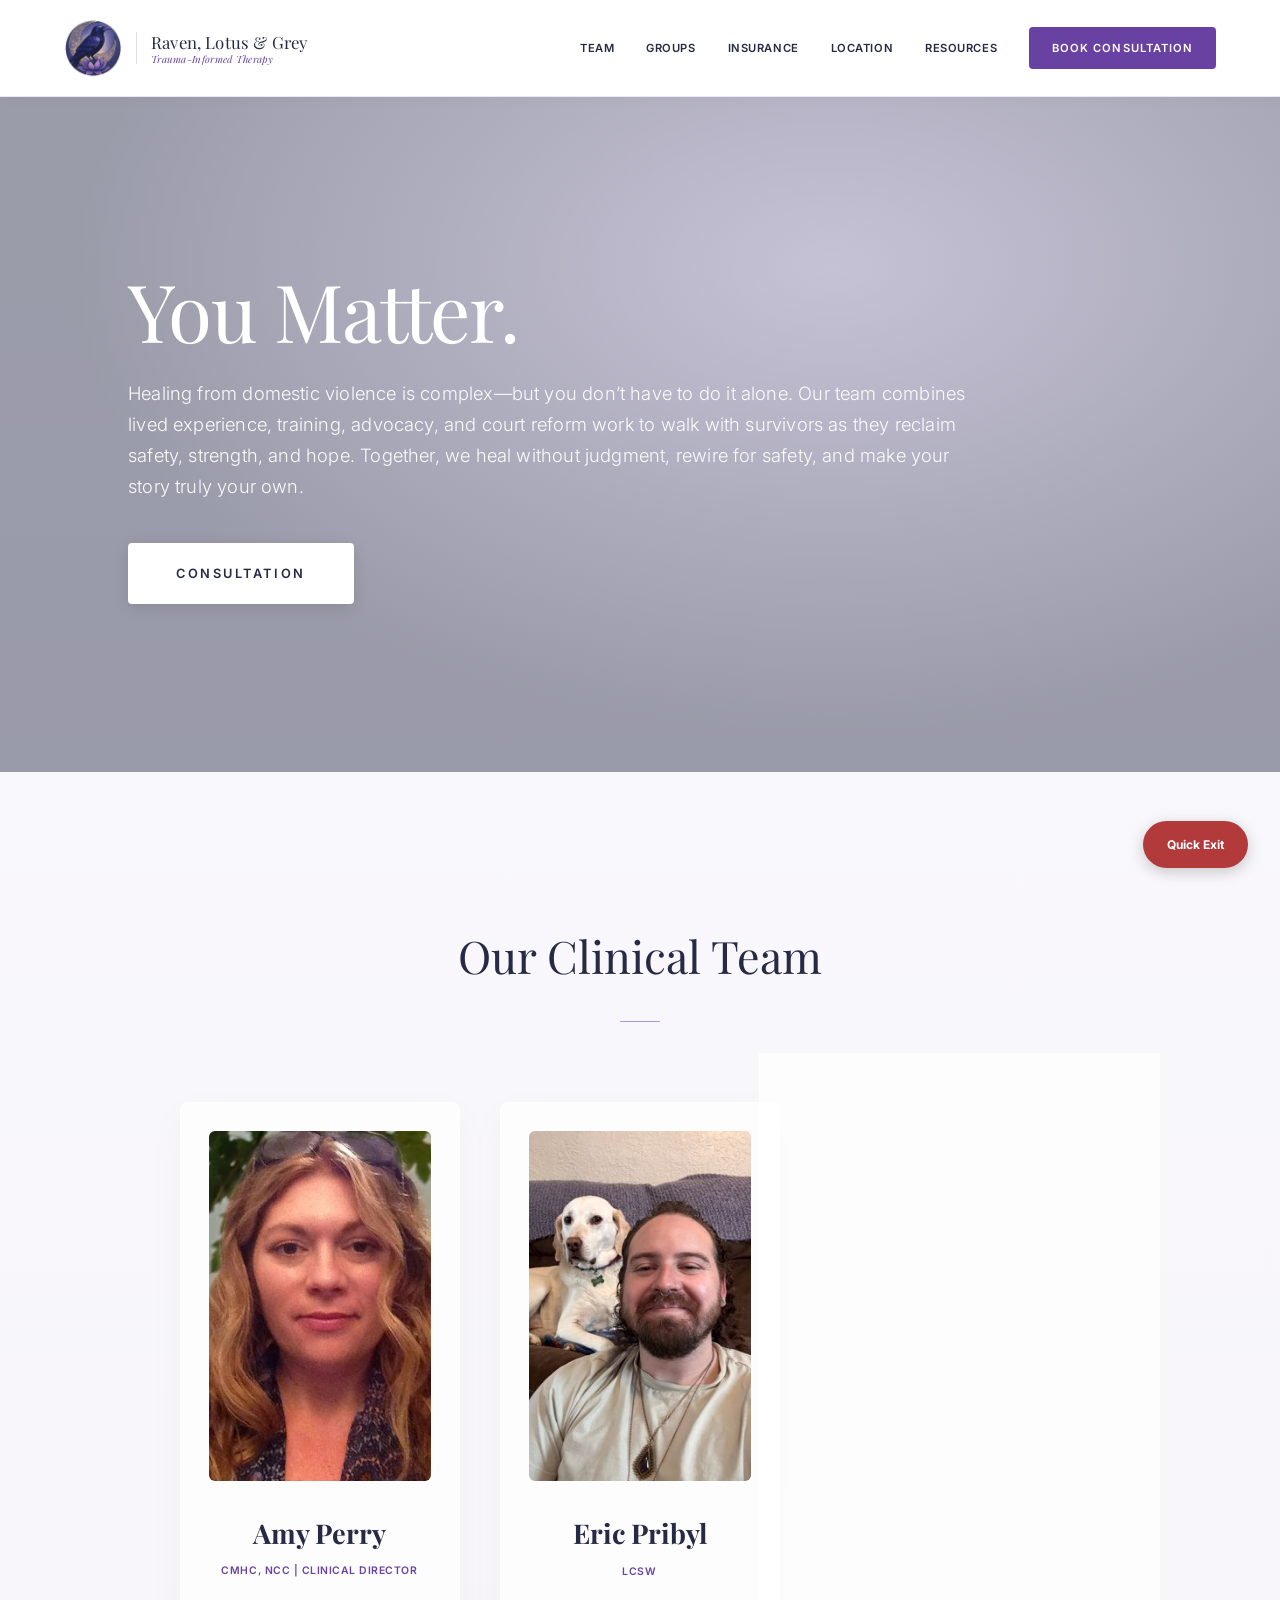
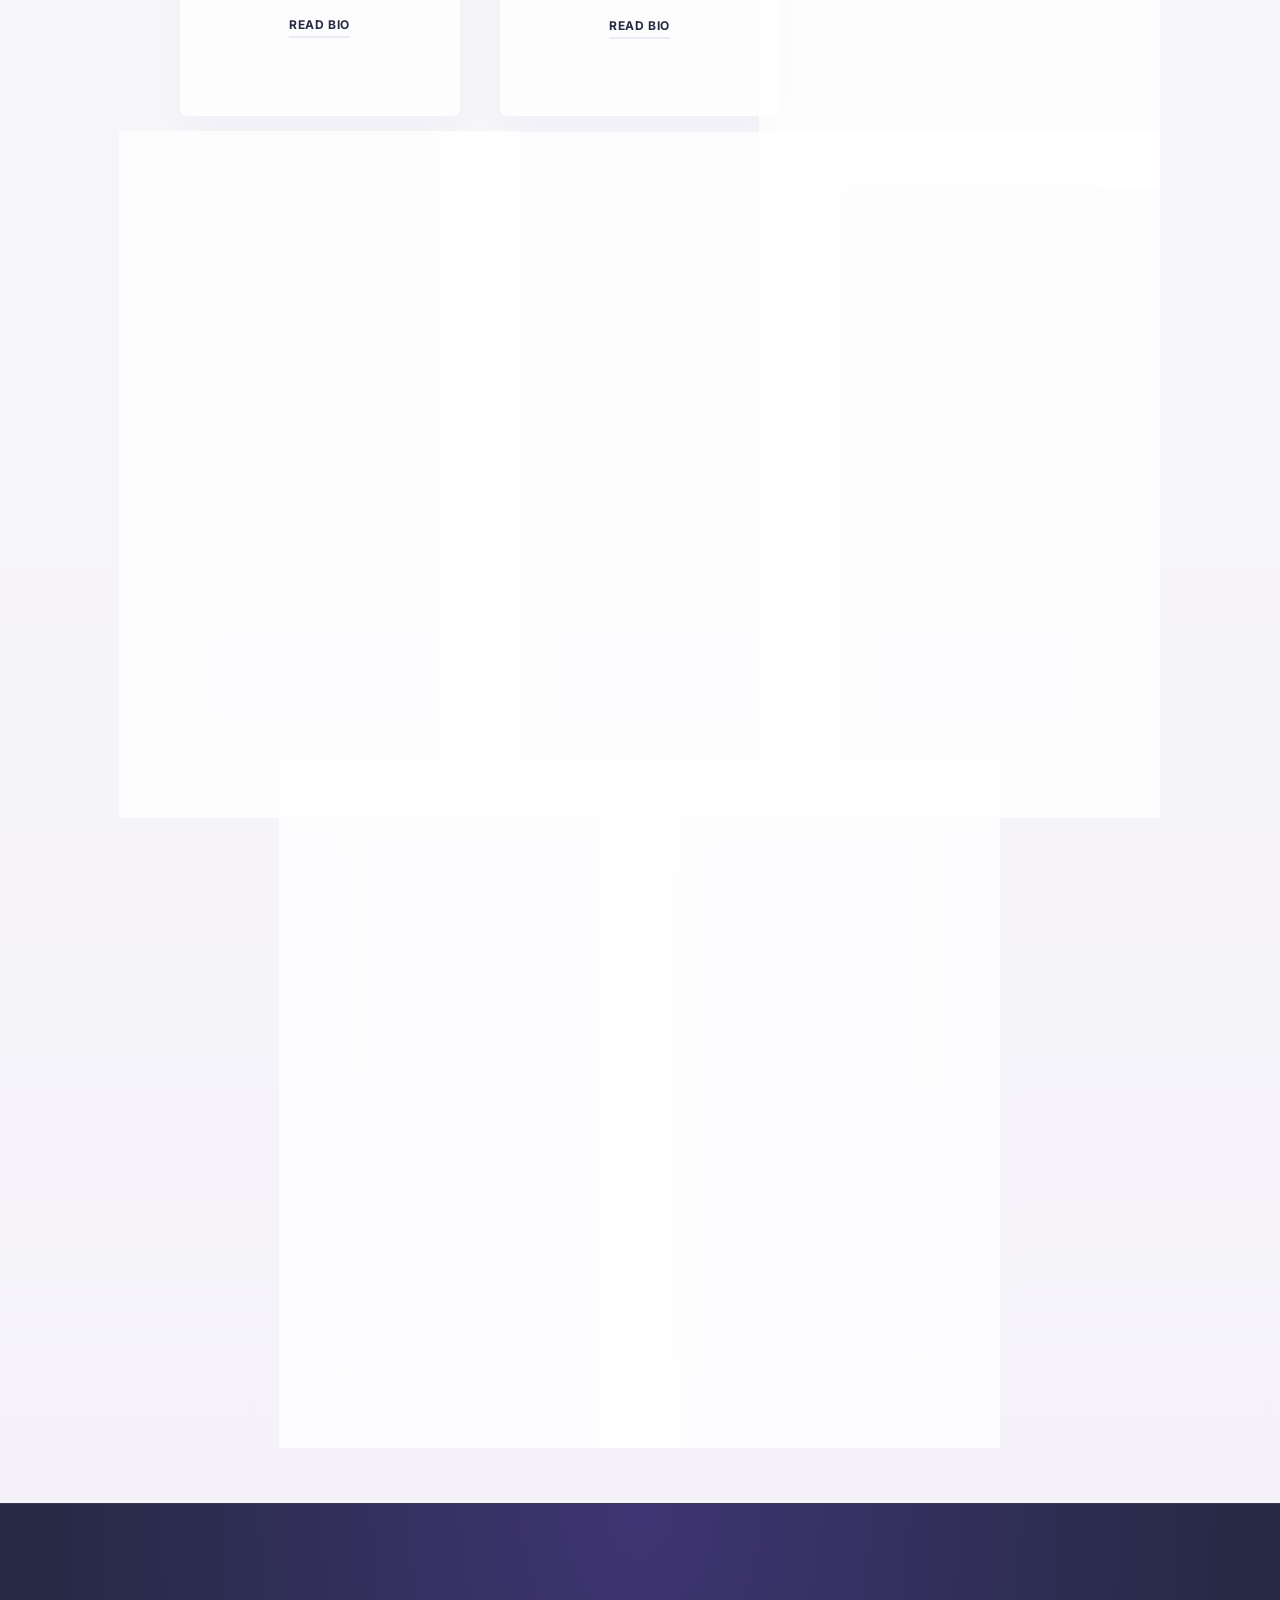
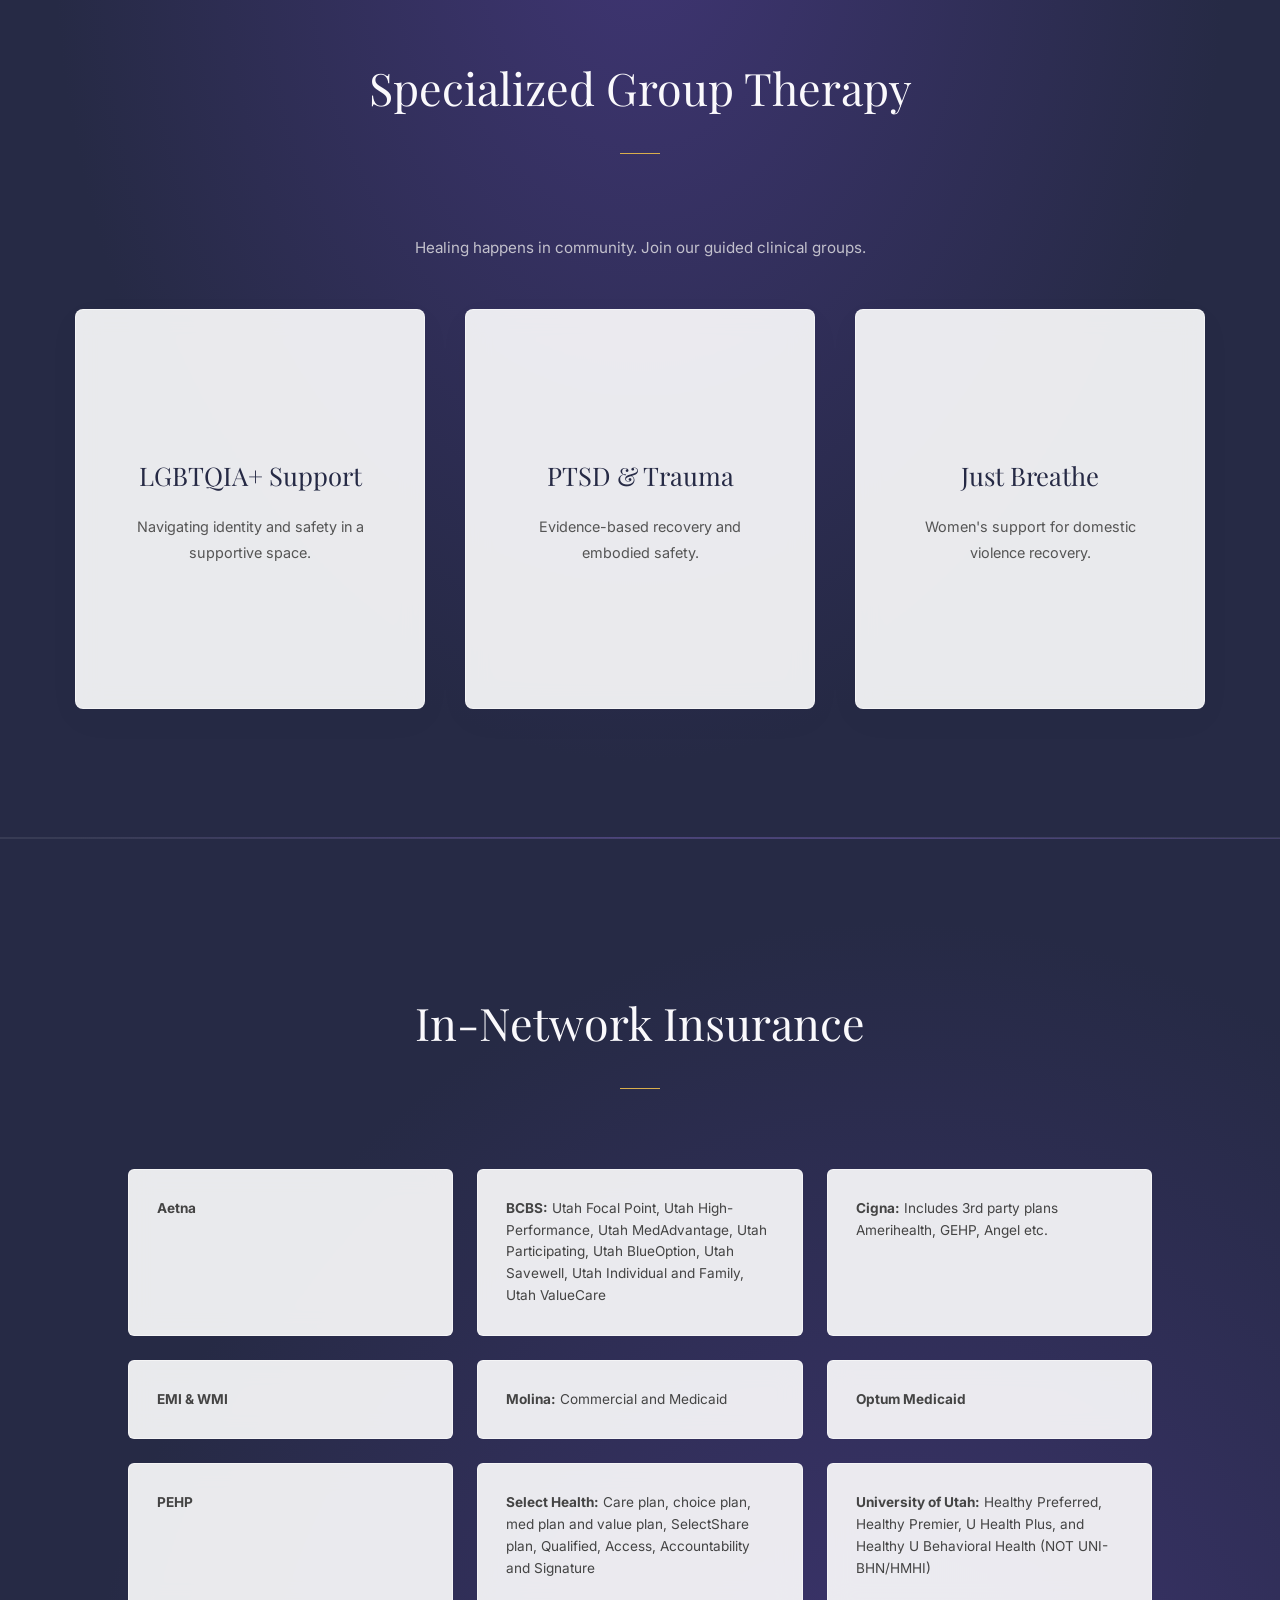
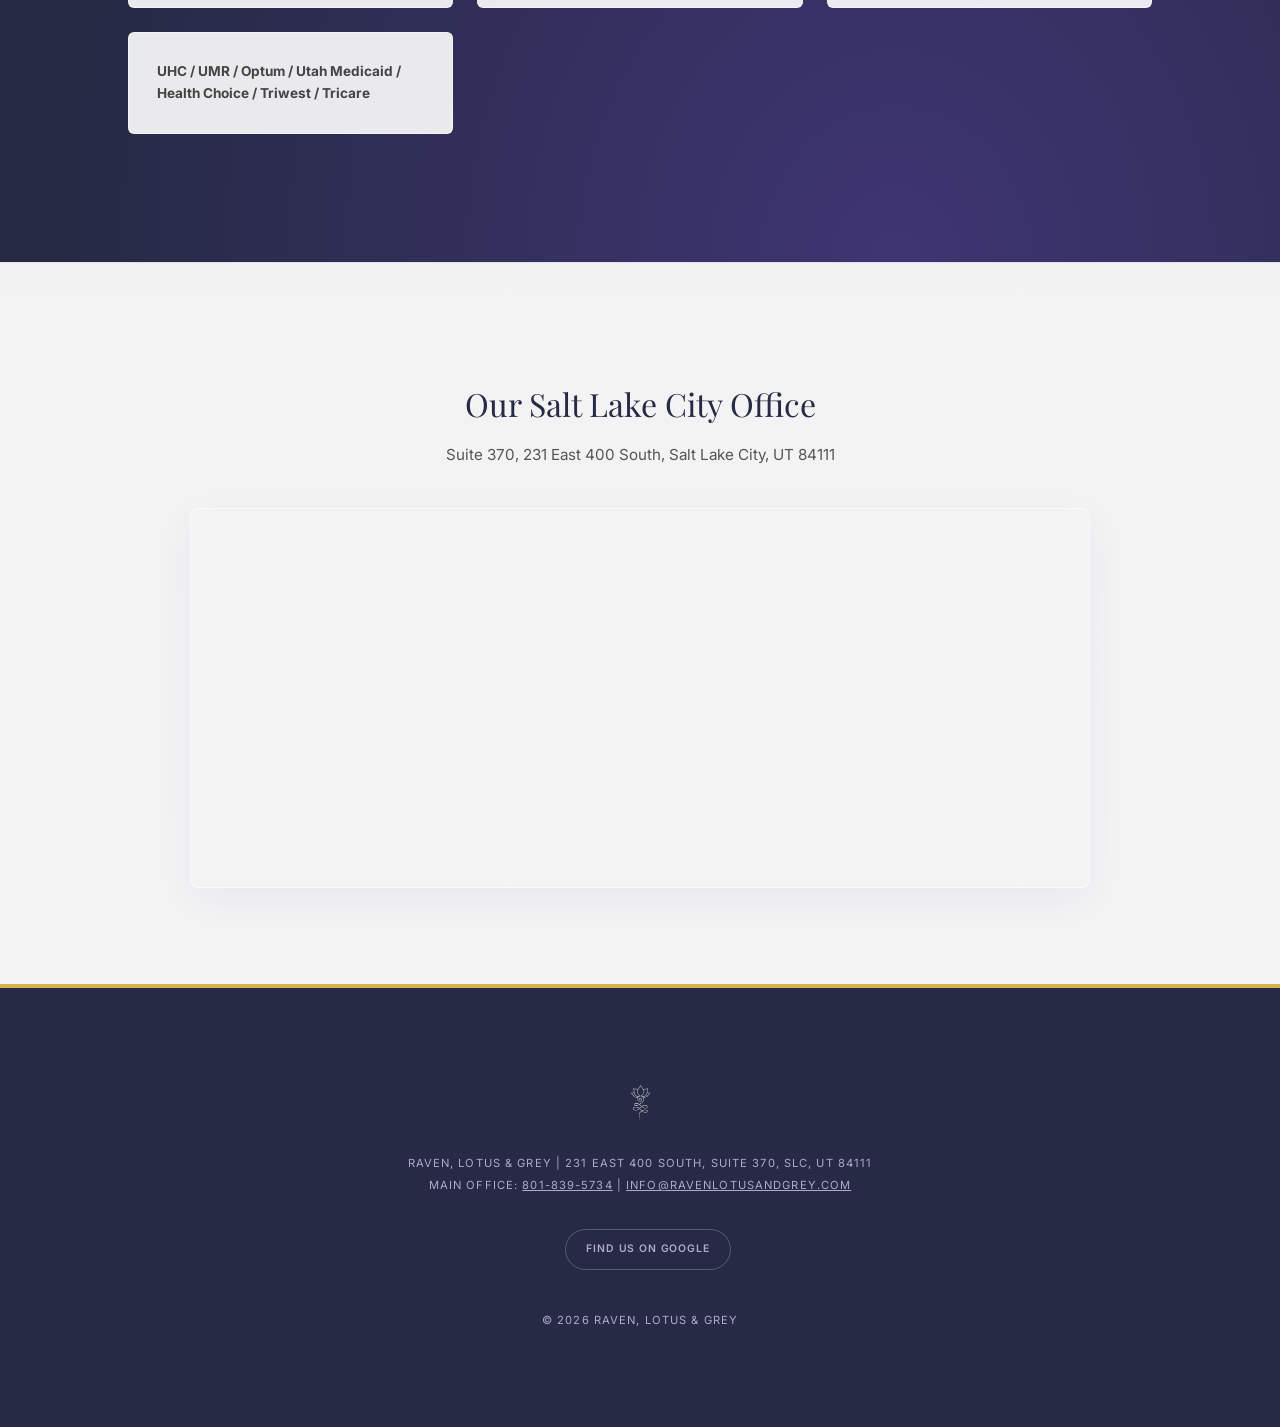
<file: index.html>
<!DOCTYPE html>
<html lang="en">
<head>
    <meta charset="UTF-8">
    <meta name="viewport" content="width=device-width, initial-scale=1.0">
    <meta name="referrer" content="no-referrer">
    <meta name="description" content="Raven, Lotus & Grey is a trauma-informed clinical practice in Salt Lake City specializing in domestic violence recovery, PTSD, and relational trauma therapy.">
    <meta property="og:title" content="Raven, Lotus & Grey | Trauma-Informed Healing Salt Lake City">
    <meta property="og:description" content="Trauma-informed therapy for domestic violence recovery, PTSD, and relational healing in Salt Lake City, Utah.">
    <meta property="og:type" content="website">
    <meta property="og:url" content="https://ravenlotusandgrey.com/">
    <meta property="og:image" content="https://ravenlotusandgrey.com/logo.png">
    <title>Raven, Lotus & Grey | Trauma-Informed Healing Salt Lake City</title>
    <link rel="icon" type="image/png" href="favicon-lotus.png">
    <link rel="preconnect" href="https://fonts.googleapis.com">
    <link rel="preconnect" href="https://fonts.gstatic.com" crossorigin>
    <link href="https://fonts.googleapis.com/css2?family=Inter:wght@300;400;500;600&family=Playfair+Display:ital,wght@0,400;0,500;1,400&display=swap" rel="stylesheet">
    <script type="application/ld+json">
    {
        "@context": "https://schema.org",
        "@type": "MedicalClinic",
        "name": "Raven, Lotus & Grey",
        "image": "https://ravenlotusandgrey.com/logo.png",
        "url": "https://ravenlotusandgrey.com/",
        "telephone": "+18018395734",
        "email": "info@ravenlotusandgrey.com",
        "description": "Trauma-informed clinical practice in Salt Lake City specializing in domestic violence recovery, PTSD, and relational trauma therapy.",
        "address": {
            "@type": "PostalAddress",
            "streetAddress": "231 East 400 South, Suite 370",
            "addressLocality": "Salt Lake City",
            "addressRegion": "UT",
            "postalCode": "84111",
            "addressCountry": "US"
        },
        "geo": {
            "@type": "GeoCoordinates",
            "latitude": 40.76077363442125,
            "longitude": -111.88414442342502
        },
        "sameAs": [
            "https://www.psychologytoday.com/us/therapists/raven-lotus-grey-salt-lake-city-ut/1736288",
            "https://maps.google.com/?cid=8307513080412740282"
        ]
    }
    </script>
    <style>
        :root {
            --rlg-slate: #262A45;
            --rlg-moss: #815DB8;
            --rlg-moss-text: #6841A2;
            --rlg-clay: #D9AE4C;
            --rlg-clay-dark: #89631B;
            --rlg-cream: #FAF9FC;
            --rlg-mist: #EDEAF3;
            --white: #ffffff;
            --rlg-glow: #3f3573;
            --transition: all 0.5s cubic-bezier(0.165, 0.84, 0.44, 1);
        }

        * { box-sizing: border-box; margin: 0; padding: 0; }

        body {
            font-family: 'Inter', sans-serif;
            background: linear-gradient(180deg, var(--rlg-cream) 0%, #F5F3F9 50%, var(--rlg-cream) 100%);
            color: var(--rlg-slate);
            line-height: 1.8;
            scroll-behavior: smooth;
        }

        section, .office-location-container { scroll-margin-top: 90px; }

        /* Skip link */
        .skip-link {
            position: absolute; top: -60px; left: 1rem; background: var(--rlg-slate); color: var(--white);
            padding: 0.75rem 1.25rem; border-radius: 4px; z-index: 5000; text-decoration: none;
            font-size: 0.8rem; font-weight: 600; transition: top 0.2s ease;
        }
        .skip-link:focus { top: 1rem; }

        /* Navigation */
        nav {
            padding: 1.2rem 5%; display: flex; justify-content: space-between; align-items: center;
            background: var(--white);
            border-bottom: 1px solid rgba(131, 102, 175, 0.15); position: sticky; top: 0; z-index: 1000;
            box-shadow: 0 2px 20px rgba(38, 42, 69, 0.02);
        }
        .nav-logo-container { display: flex; align-items: center; gap: 14px; text-decoration: none; }
        .logo-img { height: 58px; width: auto; }
        .nav-divider { width: 1px; height: 32px; background: rgba(38, 42, 69, 0.15); flex-shrink: 0; }
        .nav-brand-group { display: flex; flex-direction: column; line-height: 1.2; }
        .nav-brand { font-family: 'Playfair Display', serif; font-weight: 400; font-size: 1.05rem; color: var(--rlg-slate); letter-spacing: 0.01em; }
        .nav-tagline { font-family: 'Playfair Display', serif; font-style: italic; font-size: 0.62rem; color: var(--rlg-moss-text); letter-spacing: 0.03em; margin-top: 1px; }
        .nav-links { display: flex; align-items: center; }
        .nav-links a { margin-left: 2rem; text-decoration: none; color: var(--rlg-slate); font-size: 0.7rem; font-weight: 600; text-transform: uppercase; letter-spacing: 0.05em; transition: var(--transition); }
        .nav-links a:hover, .nav-links a:focus-visible { color: var(--rlg-moss-text); }
        .nav-booking-btn {
            margin-left: 2rem !important; background: var(--rlg-moss-text); color: var(--white) !important;
            padding: 0.7rem 1.4rem; border-radius: 4px; letter-spacing: 0.1em !important;
        }
        .nav-booking-btn:hover, .nav-booking-btn:focus-visible { background: var(--rlg-slate); color: var(--white) !important; }

        .nav-toggle {
            display: none; flex-direction: column; justify-content: space-between; width: 26px; height: 20px;
            background: none; border: none; cursor: pointer; padding: 0; z-index: 1100;
        }
        .nav-toggle span { display: block; height: 2px; width: 100%; background: var(--rlg-slate); border-radius: 2px; transition: var(--transition); }
        .nav-toggle.open span:nth-child(1) { transform: translateY(9px) rotate(45deg); }
        .nav-toggle.open span:nth-child(2) { opacity: 0; }
        .nav-toggle.open span:nth-child(3) { transform: translateY(-9px) rotate(-45deg); }

        /* Quick Exit */
        .safe-exit-float {
            position: fixed; bottom: 2rem; right: 2rem; border: none; cursor: pointer; font-family: 'Inter', sans-serif;
            background: #b33a3a; color: white; padding: 1rem 1.5rem; border-radius: 50px; font-weight: 700;
            font-size: 0.75rem; z-index: 2000; box-shadow: 0 4px 15px rgba(0,0,0,0.2); transition: var(--transition);
        }
        .safe-exit-float:hover { transform: scale(1.03); background: #962e2e; }

        /* Hero */
        .hero {
            height: 75vh; display: flex; flex-direction: column; justify-content: center; padding: 0 10%;
            background: radial-gradient(ellipse at 65% 25%, rgba(63, 53, 115, 0.28) 0%, rgba(38, 42, 69, 0.45) 65%), url('https://images.unsplash.com/photo-1505118380757-91f5f5632de0?auto=format&fit=crop&q=80&w=2000');
            background-size: cover; background-position: center; color: white; position: relative;
        }
        .hero:focus { outline: none; }
        .hero-content { max-width: 850px; }
        .hero h1 { font-family: 'Playfair Display', serif; font-size: clamp(3rem, 7vw, 5rem); font-weight: 400; line-height: 1.1; margin-bottom: 1.5rem; letter-spacing: -0.02em; }
        .hero p { font-size: 1.15rem; margin-bottom: 2.5rem; line-height: 1.7; font-weight: 300; letter-spacing: 0.01em; opacity: 0.95; }
        .hero-btn { display: inline-block; padding: 1.2rem 3rem; background: var(--white); color: var(--rlg-slate); text-decoration: none; text-transform: uppercase; font-size: 0.8rem; font-weight: 600; letter-spacing: 0.2em; border-radius: 4px; box-shadow: 0 4px 15px rgba(0,0,0,0.1); transition: var(--transition); }
        .hero-btn:hover { background: var(--rlg-moss-text); color: var(--white); transform: translateY(-2px); }

        /* Clinicians */
        section#clinicians { padding: 9rem 5% 8rem; }
        .section-header { text-align: center; margin-bottom: 5rem; position: relative; }
        .section-header h2 { font-family: 'Playfair Display', serif; font-size: 2.8rem; font-weight: 400; color: var(--rlg-slate); }
        .section-header::after { content: ""; display: block; width: 40px; height: 1px; background: var(--rlg-moss); margin: 1.5rem auto 0; opacity: 0.6; }

        .clinician-grid { display: flex; flex-wrap: wrap; justify-content: center; gap: 4rem 2.5rem; max-width: 1400px; margin: 0 auto; }
        .clinician-card {
            width: calc(25% - 2.5rem); min-width: 280px; background: rgba(255, 255, 255, 0.75);
            backdrop-filter: blur(12px); -webkit-backdrop-filter: blur(12px); padding: 1.75rem; border-radius: 8px;
            text-align: center; box-shadow: 0 12px 40px rgba(38, 42, 69, 0.03); border: 1px solid rgba(255, 255, 255, 0.5);
            transition: var(--transition);
        }
        .clinician-card:hover { transform: translateY(-5px); background: rgba(255, 255, 255, 0.9); box-shadow: 0 20px 50px rgba(38, 42, 69, 0.07); border-color: rgba(131, 102, 175, 0.25); }

        .img-container { width: 100%; height: 350px; overflow: hidden; margin-bottom: 1.75rem; display: flex; align-items: center; justify-content: center; background: rgba(250, 249, 246, 0.8); border-radius: 6px; }
        .clinician-img { width: 100%; height: 100%; object-fit: cover; object-position: 50% 22%; transition: var(--transition); }
        .clinician-card:hover .clinician-img { transform: scale(1.04); }

        .clinician-name { font-family: 'Playfair Display', serif; font-size: 1.7rem; margin-bottom: 0.3rem; }
        .clinician-title { font-size: 0.65rem; font-weight: 600; text-transform: uppercase; color: var(--rlg-moss-text); display: block; margin-bottom: 1.75rem; letter-spacing: 0.05em; }

        .read-bio-btn { background: none; border: none; font-size: 0.75rem; font-weight: 700; text-transform: uppercase; color: var(--rlg-slate); cursor: pointer; border-bottom: 2px solid var(--rlg-mist); padding-bottom: 4px; transition: var(--transition); letter-spacing: 0.05em; font-family: 'Inter', sans-serif; }
        .read-bio-btn:hover, .read-bio-btn:focus-visible { border-color: var(--rlg-moss); color: var(--rlg-moss-text); }

        /* Groups */
        section#groups { padding: 9rem 5% 8rem; background: radial-gradient(ellipse at 50% 0%, var(--rlg-glow) 0%, var(--rlg-slate) 65%); border-top: 1px solid rgba(255, 255, 255, 0.08); border-bottom: 1px solid rgba(255, 255, 255, 0.08); }
        section#groups .section-header h2 { color: var(--rlg-cream); }
        section#groups .section-header::after { background: var(--rlg-clay); opacity: 1; }
        section#groups .section-subhead { color: rgba(249, 248, 246, 0.72); }
        .section-subhead { font-size: 0.95rem; color: #555; margin-top: 0.5rem; text-align: center; margin-bottom: -2rem; }
        .group-grid { display: flex; flex-wrap: wrap; justify-content: center; gap: 2.5rem; max-width: 1200px; margin: 0 auto; }
        .group-card { width: 350px; height: 400px; perspective: 1000px; cursor: pointer; }
        .group-card-inner { position: relative; width: 100%; height: 100%; text-align: center; transition: transform 0.8s cubic-bezier(0.165, 0.84, 0.44, 1); transform-style: preserve-3d; }
        .group-card:hover .group-card-inner, .group-card.flipped .group-card-inner { transform: rotateY(180deg); }
        .group-card:focus-visible { outline: 2px solid var(--rlg-clay); outline-offset: 4px; border-radius: 8px; }
        .group-card-front, .group-card-back { position: absolute; width: 100%; height: 100%; backface-visibility: hidden; border-radius: 8px; display: flex; flex-direction: column; align-items: center; justify-content: center; padding: 2.5rem; box-shadow: 0 10px 35px rgba(38, 42, 69, 0.03); }
        .group-card-front { background: rgba(255, 255, 255, 0.9); backdrop-filter: blur(12px); -webkit-backdrop-filter: blur(12px); border: 1px solid rgba(255, 255, 255, 0.5); }
        .group-card-back { background-color: var(--rlg-slate); color: var(--rlg-cream); transform: rotateY(180deg); border: 1px solid rgba(217, 174, 76, 0.35); }
        .group-card h3 { font-family: 'Playfair Display', serif; font-size: 1.6rem; margin-bottom: 1rem; font-weight: 400; }
        .group-inquire-btn { margin-top: 2rem; padding: 0.9rem 2rem; border: 1px solid var(--rlg-cream); color: var(--rlg-cream); text-decoration: none; font-size: 0.7rem; text-transform: uppercase; letter-spacing: 0.15em; font-weight: 600; border-radius: 4px; transition: var(--transition); }
        .group-inquire-btn:hover { background: var(--rlg-cream); color: var(--rlg-slate); transform: translateY(-1px); }

        /* Insurance */
        .ins-section { padding: 9rem 10% 8rem; background: radial-gradient(ellipse at 70% 100%, var(--rlg-glow) 0%, var(--rlg-slate) 65%); border-top: 1px solid rgba(255, 255, 255, 0.08); }
        .ins-section .section-header h2 { color: var(--rlg-cream); }
        .ins-section .section-header::after { background: var(--rlg-clay); opacity: 1; }
        .ins-grid { display: grid; grid-template-columns: repeat(auto-fit, minmax(280px, 1fr)); gap: 1.5rem; margin-top: 4rem; }
        .ins-tag {
            border: 1px solid rgba(255, 255, 255, 0.5); padding: 1.75rem; font-size: 0.85rem; line-height: 1.6;
            color: #444; text-align: left; border-radius: 6px; background: rgba(255, 255, 255, 0.9);
            backdrop-filter: blur(12px); -webkit-backdrop-filter: blur(12px); transition: var(--transition);
        }
        .ins-tag:hover { border-color: var(--rlg-clay); background: var(--white); box-shadow: 0 10px 30px rgba(0,0,0,0.15); }

        /* Location */
        .office-location-container { background: rgba(234, 236, 233, 0.4); padding: 7rem 5% 6rem; border-top: 1px solid rgba(131, 102, 175, 0.15); text-align: center; }
        .office-location-container h3 { font-family: 'Playfair Display', serif; font-size: 2rem; font-weight: 400; color: var(--rlg-slate); }
        .office-location-container p { font-size: 0.95rem; color: #555; margin-top: 0.5rem; }
        .map-wrapper { max-width: 900px; margin: 2.5rem auto 0; border-radius: 8px; overflow: hidden; box-shadow: 0 12px 40px rgba(38, 42, 69, 0.05); border: 1px solid rgba(255, 255, 255, 0.6); height: 380px; }
        .map-iframe { width: 100%; height: 100%; border: none; }

        /* Modals */
        .modal { display: none; position: fixed; z-index: 3000; left: 0; top: 0; width: 100%; height: 100%; background-color: rgba(38, 42, 69, 0.7); backdrop-filter: blur(8px); }
        .modal-content { background-color: var(--rlg-cream); margin: 6% auto; padding: 4rem 3.5rem; border-radius: 12px; width: 85%; max-width: 800px; max-height: 78vh; overflow-y: auto; position: relative; box-shadow: 0 30px 70px rgba(0,0,0,0.25); border: 1px solid rgba(255,255,255,0.5); }
        .modal-content h2 { font-family: 'Playfair Display', serif; margin-bottom: 1.5rem; font-size: 2.2rem; }
        .close-modal {
            position: absolute; right: 2.5rem; top: 2rem; font-size: 2.2rem; cursor: pointer; color: var(--rlg-moss);
            font-weight: 300; transition: var(--transition); background: none; border: none; font-family: 'Inter', sans-serif;
            line-height: 1; padding: 0.25rem;
        }
        .close-modal:hover, .close-modal:focus-visible { color: var(--rlg-slate); }
        .close-modal:focus-visible { outline: 2px solid var(--rlg-moss); outline-offset: 2px; border-radius: 4px; }
        .bio-text { margin-bottom: 1.75rem; font-size: 0.98rem; color: #444; line-height: 1.85; }

        /* Footer */
        footer { padding: 6rem 10%; background: var(--rlg-slate); color: #B0A9CC; text-align: center; font-size: 0.7rem; text-transform: uppercase; letter-spacing: 0.1em; border-top: 4px solid var(--rlg-clay); }
        footer address { font-style: normal; line-height: 2; margin-bottom: 1rem; }
        .footer-logo { height: 38px; width: auto; margin-bottom: 1.5rem; opacity: 0.9; }
        footer a { color: #B0A9CC; text-decoration: underline; }
        footer a:hover { color: var(--white); }
        .trust-badges { display: flex; justify-content: center; gap: 1rem; flex-wrap: wrap; margin: 2rem 0 2.5rem; }
        .trust-badge {
            display: inline-block; border: 1px solid rgba(177, 181, 185, 0.35); padding: 0.65rem 1.3rem;
            border-radius: 50px; font-size: 0.65rem; letter-spacing: 0.08em; text-transform: uppercase;
            font-weight: 600; color: #B0A9CC; text-decoration: none !important; transition: var(--transition);
        }
        .trust-badge:hover { border-color: var(--rlg-moss); color: var(--white); }

        @media (max-width: 1200px) { .clinician-card { width: calc(50% - 2.5rem); } }
        @media (max-width: 900px) {
            .nav-toggle { display: flex; }
            .nav-links {
                display: none; flex-direction: column; position: absolute; top: 100%; left: 0; width: 100%;
                background: rgba(255,255,255,0.98); backdrop-filter: blur(10px); padding: 1.5rem 5% 2rem;
                box-shadow: 0 10px 30px rgba(47,53,59,0.08); border-bottom: 1px solid rgba(132,141,130,0.15);
            }
            .nav-links.open { display: flex; }
            .nav-links a { margin-left: 0; margin-bottom: 1.25rem; text-align: center; }
            .nav-booking-btn { margin-left: 0 !important; text-align: center; }
        }
        @media (max-width: 768px) {
            .clinician-card { width: 100%; } .hero h1 { font-size: 2.8rem; } section { padding: 6rem 5%; }
            .office-location-container { padding: 5rem 5% 4rem; } .map-wrapper { height: 280px; }
        }
        @media (max-width: 600px) {
            .nav-tagline, .nav-divider { display: none; }
        }
        @media (prefers-reduced-motion: reduce) {
            *, *::before, *::after {
                animation-duration: 0.01ms !important; animation-iteration-count: 1 !important;
                transition-duration: 0.01ms !important; scroll-behavior: auto !important;
            }
        }

        /* Scroll reveal */
        .reveal { opacity: 0; transform: translateY(24px); transition: opacity 0.7s ease, transform 0.7s ease; }
        .reveal.visible { opacity: 1; transform: translateY(0); }
        .reveal:nth-child(1) { transition-delay: 0s; }
        .reveal:nth-child(2) { transition-delay: 0.06s; }
        .reveal:nth-child(3) { transition-delay: 0.12s; }
        .reveal:nth-child(4) { transition-delay: 0.18s; }
        .reveal:nth-child(5) { transition-delay: 0.24s; }
        .reveal:nth-child(6) { transition-delay: 0.3s; }
        .reveal:nth-child(7) { transition-delay: 0.36s; }
        .reveal:nth-child(8) { transition-delay: 0.42s; }
    </style>
</head>
<body>

<a href="#main-content" class="skip-link">Skip to main content</a>

<nav>
    <a href="index.html" class="nav-logo-container">
        <img src="nav-logo-raven.png" alt="Raven, Lotus & Grey emblem: a raven on a crescent moon perched above a lotus" class="logo-img">
        <span class="nav-divider" aria-hidden="true"></span>
        <span class="nav-brand-group">
            <span class="nav-brand">Raven, Lotus & Grey</span>
            <span class="nav-tagline">Trauma-Informed Therapy</span>
        </span>
    </a>
    <button class="nav-toggle" id="nav-toggle" aria-label="Toggle navigation menu" aria-expanded="false" aria-controls="nav-links">
        <span></span><span></span><span></span>
    </button>
    <div class="nav-links" id="nav-links">
        <a href="#clinicians">Team</a>
        <a href="#groups">Groups</a>
        <a href="#insurance">Insurance</a>
        <a href="#location">Location</a>
        <a href="resources.html">Resources</a>
        <a href="https://clientsecure.me/widget-redirect?scopeId=57efbf01-3578-45d1-959e-c361cdd3eb7b&scopeGlobal=true&applicationId=7c72cb9f9a9b913654bb89d6c7b4e71a77911b30192051da35384b4d0c6d505b&channel=client_portal&appearance=%7B%22fullScreen%22%3Atrue%7D" class="nav-booking-btn">Book Consultation</a>
    </div>
</nav>

<button id="quick-exit-btn" class="safe-exit-float" aria-label="Quickly leave this site to a neutral webpage">Quick Exit</button>

<header class="hero" id="main-content" tabindex="-1">
    <div class="hero-content">
        <h1>You Matter.</h1>
        <p>Healing from domestic violence is complex—but you don’t have to do it alone. Our team combines lived experience, training, advocacy, and court reform work to walk with survivors as they reclaim safety, strength, and hope. Together, we heal without judgment, rewire for safety, and make your story truly your own.</p>
        <a href="https://clientsecure.me/widget-redirect?scopeId=57efbf01-3578-45d1-959e-c361cdd3eb7b&scopeGlobal=true&applicationId=7c72cb9f9a9b913654bb89d6c7b4e71a77911b30192051da35384b4d0c6d505b&channel=client_portal&appearance=%7B%22fullScreen%22%3Atrue%7D" class="hero-btn">Consultation</a>
    </div>
</header>

<section id="clinicians">
    <div class="section-header reveal"><h2>Our Clinical Team</h2></div>
    <div class="clinician-grid">
        <div class="clinician-card reveal">
            <div class="img-container"><img src="AP.jpeg" class="clinician-img" loading="lazy" alt="Amy Perry"></div>
            <h3 class="clinician-name">Amy Perry</h3>
            <span class="clinician-title">CMHC, NCC | Clinical Director</span>
            <button class="read-bio-btn" onclick="openModal('modal-amy', this)">Read Bio</button>
        </div>
        <div class="clinician-card reveal">
            <div class="img-container"><img src="EP.jpeg" class="clinician-img" loading="lazy" alt="Eric Pribyl"></div>
            <h3 class="clinician-name">Eric Pribyl</h3>
            <span class="clinician-title">LCSW</span>
            <button class="read-bio-btn" onclick="openModal('modal-eric', this)">Read Bio</button>
        </div>
        <div class="clinician-card reveal">
            <div class="img-container"><img src="liz-hoffmann.png" class="clinician-img" loading="lazy" alt="Elizabeth Hoffmann"></div>
            <h3 class="clinician-name">Elizabeth Hoffmann</h3>
            <span class="clinician-title">LCSW</span>
            <button class="read-bio-btn" onclick="openModal('modal-elizabeth', this)">Read Bio</button>
        </div>
        <div class="clinician-card reveal">
            <div class="img-container"><img src="MT.jpeg" class="clinician-img" loading="lazy" alt="Megan Thomson"></div>
            <h3 class="clinician-name">Megan Thomson</h3>
            <span class="clinician-title">CMHC, NCC</span>
            <button class="read-bio-btn" onclick="openModal('modal-megan', this)">Read Bio</button>
        </div>
        <div class="clinician-card reveal">
            <div class="img-container"><img src="bryce.jpeg" class="clinician-img" loading="lazy" alt="Bryce Shimazaki"></div>
            <h3 class="clinician-name">Bryce Shimazaki</h3>
            <span class="clinician-title">CSW</span>
            <button class="read-bio-btn" onclick="openModal('modal-bryce', this)">Read Bio</button>
        </div>
        <div class="clinician-card reveal">
            <div class="img-container"><img src="ellen-seely.png" class="clinician-img" loading="lazy" alt="Ellen Seely"></div>
            <h3 class="clinician-name">Ellen Seely</h3>
            <span class="clinician-title">CSW</span>
            <button class="read-bio-btn" onclick="openModal('modal-ellen', this)">Read Bio</button>
        </div>
        <div class="clinician-card reveal">
            <div class="img-container"><img src="RS.jpeg" class="clinician-img" loading="lazy" alt="Rebecca Symes"></div>
            <h3 class="clinician-name">Rebecca Symes</h3>
            <span class="clinician-title">ACMHC</span>
            <button class="read-bio-btn" onclick="openModal('modal-rebecca', this)">Read Bio</button>
        </div>
        <div class="clinician-card reveal">
            <div class="img-container"><span style="color:#ddd; font-weight:600; font-family:'Playfair Display', serif; font-style: italic;">Erika Vergueiro</span></div>
            <h3 class="clinician-name">Erika Vergueiro</h3>
            <span class="clinician-title">Clinician</span>
            <button class="read-bio-btn" onclick="openModal('modal-pending', this)">Read Bio</button>
        </div>
    </div>
</section>

<section id="groups">
    <div class="section-header reveal"><h2>Specialized Group Therapy</h2></div>
    <p class="section-subhead">Healing happens in community. Join our guided clinical groups.</p>
    <div class="group-grid" style="margin-top: 5rem;">
        <div class="group-card reveal" tabindex="0" role="button" aria-label="Flip card to learn more about the LGBTQIA+ Support group">
            <div class="group-card-inner">
                <div class="group-card-front"><h3>LGBTQIA+ Support</h3><p style="font-size:0.9rem; color:#555;">Navigating identity and safety in a supportive space.</p></div>
                <div class="group-card-back"><p style="font-size:0.95rem; margin-bottom:1rem;">A clinical group specifically for the queer and trans community to process trauma and build resilience.</p><a href="mailto:info@ravenlotusandgrey.com" class="group-inquire-btn">Inquire Now</a></div>
            </div>
        </div>
        <div class="group-card reveal" tabindex="0" role="button" aria-label="Flip card to learn more about the PTSD & Trauma group">
            <div class="group-card-inner">
                <div class="group-card-front"><h3>PTSD & Trauma</h3><p style="font-size:0.9rem; color:#555;">Evidence-based recovery and embodied safety.</p></div>
                <div class="group-card-back"><p style="font-size:0.95rem; margin-bottom:1rem;">Focused on somatic tools and cognitive processing for those managing complex trauma histories.</p><a href="mailto:info@ravenlotusandgrey.com" class="group-inquire-btn">Inquire Now</a></div>
            </div>
        </div>
        <div class="group-card reveal" tabindex="0" role="button" aria-label="Flip card to learn more about the Just Breathe group">
            <div class="group-card-inner">
                <div class="group-card-front"><h3>Just Breathe</h3><p style="font-size:0.9rem; color:#555;">Women's support for domestic violence recovery.</p></div>
                <div class="group-card-back"><p style="font-size:0.95rem; margin-bottom:1rem;">A dedicated group for women to reclaim their voice and safety after interpersonal violence.</p><a href="mailto:info@ravenlotusandgrey.com" class="group-inquire-btn">Inquire Now</a></div>
            </div>
        </div>
    </div>
</section>

<section class="ins-section" id="insurance">
    <div class="section-header reveal"><h2>In-Network Insurance</h2></div>
    <div class="ins-grid">
        <div class="ins-tag reveal"><strong>Aetna</strong></div>
        <div class="ins-tag reveal"><strong>BCBS:</strong> Utah Focal Point, Utah High-Performance, Utah MedAdvantage, Utah Participating, Utah BlueOption, Utah Savewell, Utah Individual and Family, Utah ValueCare</div>
        <div class="ins-tag reveal"><strong>Cigna:</strong> Includes 3rd party plans Amerihealth, GEHP, Angel etc.</div>
        <div class="ins-tag reveal"><strong>EMI & WMI</strong></div>
        <div class="ins-tag reveal"><strong>Molina:</strong> Commercial and Medicaid</div>
        <div class="ins-tag reveal"><strong>Optum Medicaid</strong></div>
        <div class="ins-tag reveal"><strong>PEHP</strong></div>
        <div class="ins-tag reveal"><strong>Select Health:</strong> Care plan, choice plan, med plan and value plan, SelectShare plan, Qualified, Access, Accountability and Signature</div>
        <div class="ins-tag reveal"><strong>University of Utah:</strong> Healthy Preferred, Healthy Premier, U Health Plus, and Healthy U Behavioral Health (NOT UNI-BHN/HMHI)</div>
        <div class="ins-tag reveal"><strong>UHC / UMR / Optum / Utah Medicaid / Health Choice / Triwest / Tricare</strong></div>
    </div>
</section>

<div class="office-location-container reveal" id="location">
    <h3>Our Salt Lake City Office</h3>
    <p>Suite 370, 231 East 400 South, Salt Lake City, UT 84111</p>
    <div class="map-wrapper">
        <iframe
            class="map-iframe"
            src="https://www.google.com/maps/embed?pb=!1m18!1m12!1m3!1d3021.905973977343!2d-111.88414442342502!3d40.76077363442125!2m3!1f0!2f0!3f0!3m2!1i1024!2i768!4f13.1!3m3!1m2!1s0x87525f0e9726af63%3A0x6cf2e3a10ca986e3!2s231%20E%20400%20S%20%23370%2C%20Salt%20Lake%20City%2C%20UT%2084111!5e0!3m2!1sen!2sus!4v1716321900000!5m2!1sen!2sus"
            allowfullscreen=""
            loading="lazy"
            referrerpolicy="no-referrer-when-downgrade"
            title="Map to Raven, Lotus & Grey office at 231 East 400 South, Suite 370, Salt Lake City, UT">
        </iframe>
    </div>
</div>

<div id="modal-amy" class="modal" role="dialog" aria-modal="true" aria-hidden="true" aria-labelledby="modal-amy-title">
    <div class="modal-content">
        <button class="close-modal" onclick="closeModal('modal-amy')" aria-label="Close">&times;</button>
        <h2 id="modal-amy-title">Amy Perry</h2>
        <p class="bio-text">I specialize in working with individuals and families impacted by domestic violence, trauma, narcissistic abuse, PTSD and other kinds of abuse. With over eight years as a certified domestic violence counselor—and additional years immersed in advocacy, mentorship and support work—I bring both professional expertise and lived experience as a partner, parent, and co-parent. Clients often find that this combination allows for a deeper level of understanding, clarity, and connection as we navigate the complexities of their experiences together.</p>
        <p class="bio-text">I support clients across a wide range of situations, including growing up in abusive environments, experiencing harm from a partner or parent, leaving unsafe relationships, and navigating the legal system—with or without children. My work also includes guiding clients through custody concerns, creating safety plans, and rebuilding stability and identity during and after crisis. I work closely with parents who are co-parenting with an unsafe individual, helping them develop practical skills to support and protect their children. When appropriate, I also work directly with children affected by these dynamics.</p>
        <p class="bio-text">My approach is grounded in empowerment, honesty, and practical support. I integrate modalities such as somatic experiencing, Dialectical Behavior Therapy (DBT), EMDR (including both 1.0 and 2.0), solution-focused therapy, healthy communication, and psychoeducation to help clients process trauma and move toward a more stable, self-directed life.</p>
        <p class="bio-text">In addition to clinical work, I have been involved in efforts to improve domestic violence policy and response systems, including contributing to legislative work in Utah and collaborating with courts and advocacy organizations. These experiences strengthen my ability to support clients who are navigating and impacted by those systems.</p>
        <p class="bio-text">My work is driven by a commitment to increasing awareness and understanding of domestic violence and trauma. I strive to create a space where clients feel seen, supported, and empowered to move forward. By integrating professional training with thoughtful use of lived experience, I aim to foster meaningful connection, build resilience, and support lasting change—both in individual lives and in the broader communities we share.</p>
    </div>
</div>

<div id="modal-eric" class="modal" role="dialog" aria-modal="true" aria-hidden="true" aria-labelledby="modal-eric-title">
    <div class="modal-content">
        <button class="close-modal" onclick="closeModal('modal-eric')" aria-label="Close">&times;</button>
        <h2 id="modal-eric-title">Eric Pribyl</h2>
        <p class="bio-text">I’m a Domestic Violence–certified therapist, and I believe that healing from trauma isn’t about “getting over it” or “pulling yourself up by your bootstraps.” It’s about reclaiming a sense of safety in your own skin. Whether you’re navigating the complexities of domestic or intimate partner violence, processing deep-seated trauma, or seeking a space where your LGBTQIA+ identity is not just respected but truly celebrated, you don’t have to do it alone.</p>
        <p class="bio-text">I work with individuals ages 7+ and focus especially on supporting the queer community—particularly trans and gender-diverse folks—as well as individuals working to stop using violence in all relationships. I specialize in working with both survivors and perpetrators of domestic violence, offering a therapeutic space rooted in accountability, compassion, and meaningful change. I also have experience working with personality disorders, particularly BPD and NPD.</p>
        <p class="bio-text">Clients often share that I bring a warmth and steadiness that helps them feel genuinely safe, seen, and valued. I strive to create an affirming environment where trust and authentic connection can grow. Through consistency, authenticity, and clinical insight, I support clients in processing their experiences and moving toward greater confidence, stability, and fulfillment.</p>
        <p class="bio-text">My approach is person-first and somatic-focused, meaning therapy adapts to you while honoring how your experiences live in both your mind and body. I integrate evidence-based modalities including Internal Family Systems (IFS), EMDR and EMDR 2.0, mindfulness, ACT, EFT, DBT, and TF-CBT. Together, we’ll focus on reducing dissociation, building internal awareness, and developing practical tools that support lasting change—not just survival.</p>
        <p class="bio-text">Taking the first step toward therapy is an act of profound courage. Whether you’re seeking to break a cycle, heal a wound, or simply find your footing again, I’m here to walk that path with you.</p>
    </div>
</div>

<div id="modal-bryce" class="modal" role="dialog" aria-modal="true" aria-hidden="true" aria-labelledby="modal-bryce-title">
    <div class="modal-content">
        <button class="close-modal" onclick="closeModal('modal-bryce')" aria-label="Close">&times;</button>
        <h2 id="modal-bryce-title">Bryce Shimazaki</h2>
        <p class="bio-text">I’m a mental health clinician with four years of experience supporting diverse populations across school, community, and domestic violence settings. I work with individuals navigating trauma, depression, anxiety, and major life transitions, offering a safe and supportive space grounded in dignity, advocacy, and empowerment.</p>
        <p class="bio-text">I see therapy as a collaborative partnership—you set the direction, and I provide the clinical tools to help you get there. My approach is rooted in the belief that many struggles began as survival skills. Together, we’ll honor how you’ve protected yourself while building new patterns that align with your values, helping you move from survival toward a more intentional, authentic life.</p>
        <p class="bio-text">I use evidence-based practices such as DBT, ACT, CBT, mindfulness, and psychoeducation to support emotional regulation, psychological flexibility, and a stronger sense of agency. My work is trauma-informed and considers not only individual experiences but also the systems and relationships that shape them.</p>
        <p class="bio-text">I’m committed to ongoing growth and to creating a secure, respectful space—whether in person or via telehealth—where you can break cycles, build resilience, and move forward with confidence.</p>
    </div>
</div>

<div id="modal-megan" class="modal" role="dialog" aria-modal="true" aria-hidden="true" aria-labelledby="modal-megan-title">
    <div class="modal-content">
        <button class="close-modal" onclick="closeModal('modal-megan')" aria-label="Close">&times;</button>
        <h2 id="modal-megan-title">Megan Thomson</h2>
        <p class="bio-text">Therapy is often described as a difficult and raw process—and at times, it truly is. But it can also be energizing, motivating, and even enjoyable. There are moments in therapy where you may feel empowered by new insights and begin discovering truths about who you are and what you’re capable of becoming.</p>
        <p class="bio-text">I’m passionate about working with adults and teenagers (12+) who are ready to learn, heal, and grow—both mentally and physically. I commonly support clients navigating PTSD, anxiety, depression, domestic violence, ADHD, trauma, OCD, and eating disorders, with a strong focus on individual therapeutic work.</p>
        <p class="bio-text">My approach integrates evidence-based modalities such as Dialectical Behavior Therapy (DBT), Cognitive Behavioral Therapy (CBT), and Acceptance and Commitment Therapy (ACT), along with psychoeducation, somatic approaches, person-centered therapy, and traditional talk therapy. I focus on methods that translate effectively into the online space, ensuring our work together is both practical and impactful.</p>
        <p class="bio-text">I value ongoing learning and actively seek new tools and perspectives to bring into sessions. At the same time, I believe some of the most meaningful insights come directly from the work we do together. Therapy is a collaborative process, and I strive to build a natural, authentic connection with each client.</p>
        <p class="bio-text">While therapy can be challenging, you don’t have to go through it alone. I provide a safe, supportive, and non-judgmental space where you can explore what matters most to you—and I'll be there with you every step of the way.</p>
    </div>
</div>

<div id="modal-ellen" class="modal" role="dialog" aria-modal="true" aria-hidden="true" aria-labelledby="modal-ellen-title">
    <div class="modal-content">
        <button class="close-modal" onclick="closeModal('modal-ellen')" aria-label="Close">&times;</button>
        <h2 id="modal-ellen-title">Ellen Seely</h2>
        <p class="bio-text">I’m a Domestic Violence–certified therapist who works with women, queer communities, people who use drugs, and individuals ages 16+. I offer affirming, inclusive care grounded in empowerment, autonomy, and authenticity. With a strong background in public health and harm reduction, I bring specialized experience in sexual health, social justice, and supporting marginalized communities.</p>
        <p class="bio-text">Over the past several years, I’ve taught sexual health programs to youth and young adults, facilitated groups for queer youth and adults, provided case management for individuals living with HIV/AIDS, Hepatitis C, and other communicable infections, and offered compassionate, nonjudgmental support to people navigating stigma, trauma, and complex life challenges.</p>
        <p class="bio-text">My therapeutic approach integrates solution-focused therapy, Emotionally Focused Therapy (EFT), Cognitive Behavioral Therapy (CBT), somatic experiencing, sound healing, and other trauma-informed modalities. My work is rooted in the belief that lasting change comes from addressing the underlying root causes of distress. I use a trauma-focused, harm reduction lens that centers personal autonomy, dignity, and client-defined success.</p>
        <p class="bio-text">Known for my warmth, direct communication style, and collaborative approach, I strive to create spaces where clients can show up as their full, authentic selves. I’m deeply committed to fostering trust, connection, and empowerment, and I bring a strong dedication to advocacy, equity, and community into my work. I value diverse perspectives and remain open to ongoing learning and growth as a clinician.</p>
    </div>
</div>

<div id="modal-rebecca" class="modal" role="dialog" aria-modal="true" aria-hidden="true" aria-labelledby="modal-rebecca-title">
    <div class="modal-content">
        <button class="close-modal" onclick="closeModal('modal-rebecca')" aria-label="Close">&times;</button>
        <h2 id="modal-rebecca-title">Rebecca Symes</h2>
        <p class="bio-text">I am a therapist based in Salt Lake City, Utah, specializing in trauma and relational healing. I work with individuals navigating the impact of domestic violence and relationship trauma, as well as adoptees exploring identity, attachment, and belonging. I bring lived experience to my work and understand that both relational trauma and adoption-related experiences can deeply shape how you see yourself, connect with others, and move through the world.</p>
        <p class="bio-text">My work with survivors of domestic violence focuses on helping you process trauma responses, rebuild self-trust, strengthen boundaries, and restore a sense of safety and stability in your life. In my work with adoptees, I support you in exploring themes of identity formation, grief, connection, and belonging, with particular attention to attachment and narrative integration.</p>
        <p class="bio-text">My approach is trauma-informed, collaborative, and integrative. I draw from Cognitive Behavioral Therapy (CBT), Dialectical Behavior Therapy (DBT), Internal Family Systems (IFS), mindfulness-based practices, and somatic awareness to support both emotional processing and embodied healing. I believe therapy is most effective when it feels like a safe partnership—one where you are respected as the expert of your own lived experience and supported in moving toward clarity, connection, and meaningful change.</p>
        <p class="bio-text">Outside of my clinical work, I enjoy yoga, cooking, traveling, and spending time with my children and their Labrador retriever.</p>
    </div>
</div>

<div id="modal-elizabeth" class="modal" role="dialog" aria-modal="true" aria-hidden="true" aria-labelledby="modal-elizabeth-title">
    <div class="modal-content">
        <button class="close-modal" onclick="closeModal('modal-elizabeth')" aria-label="Close">&times;</button>
        <h2 id="modal-elizabeth-title">Elizabeth Hoffmann</h2>
        <p class="bio-text">I am a Domestic Violence certified therapist who is person-centered, compassionate, and flexible, drawing from a range of evidence-based practices to meet your unique needs. I integrate modalities such as EMDR 1.0 and 2.0, somatic therapy, DBT, solution-focused techniques, and psychoeducation. I have specialized experience working with women impacted by trauma, domestic violence, narcissistic abuse, grief, and other forms of interpersonal harm.</p>
        <p class="bio-text">I believe each person already holds the capacity for healing and growth. I like to help you access that inner strength, better understand your experiences, and develop new ways of coping that feel empowering and sustainable.</p>
        <p class="bio-text">I strive to create a space that feels safe, nonjudgmental, and genuine—where you can speak openly and be fully heard. My style is warm, direct, and supportive, and I am honored to walk alongside you as you begin or continue your healing journey. It’s never too late to reach out for help and start creating meaningful change.</p>
    </div>
</div>

<div id="modal-pending" class="modal" role="dialog" aria-modal="true" aria-hidden="true" aria-labelledby="modal-pending-title">
    <div class="modal-content">
        <button class="close-modal" onclick="closeModal('modal-pending')" aria-label="Close">&times;</button>
        <h2 id="modal-pending-title">Clinician Bio</h2>
        <p class="bio-text">Professional biography pending. Please contact our office for more information regarding this clinician's specialties.</p>
    </div>
</div>

<footer>
    <img src="footer-logo-lotus.png" alt="" class="footer-logo">
    <address>
        Raven, Lotus & Grey | 231 East 400 South, Suite 370, SLC, UT 84111<br>
        Main Office: <a href="tel:+18018395734">801-839-5734</a> | <a href="mailto:info@ravenlotusandgrey.com">info@ravenlotusandgrey.com</a>
    </address>
    <div class="trust-badges">
                <a href="https://www.psychologytoday.com/us/therapists/raven-lotus-grey-salt-lake-city-ut/1736288" class="sx-verified-seal"></a>
        <script type="text/javascript" src="https://member.psychologytoday.com/verified-seal.js" data-badge="13" data-id="1576619" data-code="aHR0cHM6Ly93d3cucHN5Y2hvbG9neXRvZGF5LmNvbS9hcGkvdmVyaWZpZWQtc2VhbC9zZWFscy8xMy9wcm9maWxlLzE1NzY2MTk/Y2FsbGJhY2s9c3hjYWxsYmFjaw=="></script>
        <a href="https://maps.google.com/?cid=8307513080412740282" class="trust-badge" target="_blank" rel="noopener noreferrer">Find Us on Google</a>
    </div>
    &copy; 2026 Raven, Lotus & Grey
</footer>

<script>
    /* ---------- Scroll reveal ---------- */
    const revealEls = document.querySelectorAll('.reveal');
    if ('IntersectionObserver' in window) {
        const revealObserver = new IntersectionObserver((entries) => {
            entries.forEach(entry => {
                if (entry.isIntersecting) {
                    entry.target.classList.add('visible');
                    revealObserver.unobserve(entry.target);
                }
            });
        }, { threshold: 0.15, rootMargin: '0px 0px -40px 0px' });
        revealEls.forEach(el => revealObserver.observe(el));
    } else {
        revealEls.forEach(el => el.classList.add('visible'));
    }

    /* ---------- Mobile nav toggle ---------- */
    const navToggle = document.getElementById("nav-toggle");
    const navLinksEl = document.getElementById("nav-links");
    if (navToggle && navLinksEl) {
        navToggle.addEventListener("click", () => {
            const isOpen = navLinksEl.classList.toggle("open");
            navToggle.classList.toggle("open", isOpen);
            navToggle.setAttribute("aria-expanded", isOpen ? "true" : "false");
        });
        navLinksEl.querySelectorAll("a").forEach(link => {
            link.addEventListener("click", () => {
                navLinksEl.classList.remove("open");
                navToggle.classList.remove("open");
                navToggle.setAttribute("aria-expanded", "false");
            });
        });
    }

    /* ---------- Group card flip (tap + keyboard, not just hover) ---------- */
    document.querySelectorAll('.group-card').forEach(card => {
        card.addEventListener('click', (event) => {
            if (event.target.closest('.group-inquire-btn')) return;
            card.classList.toggle('flipped');
        });
        card.addEventListener('keydown', (event) => {
            if (event.key === 'Enter' || event.key === ' ') {
                if (event.target.closest('.group-inquire-btn')) return;
                event.preventDefault();
                card.classList.toggle('flipped');
            }
        });
    });

    /* ---------- Modal focus management ---------- */
    let lastFocusedElement = null;

    function getFocusable(container) {
        return Array.from(container.querySelectorAll('button, a[href], [tabindex]:not([tabindex="-1"])'))
            .filter(el => el.offsetParent !== null);
    }

    function openModal(id, triggerEl) {
        const modal = document.getElementById(id);
        if (!modal) return;
        lastFocusedElement = triggerEl || document.activeElement;
        modal.style.display = "block";
        modal.setAttribute("aria-hidden", "false");
        document.body.style.overflow = "hidden";
        const focusable = getFocusable(modal);
        if (focusable.length) focusable[0].focus();
    }

    function closeModal(id) {
        const modal = document.getElementById(id);
        if (!modal) return;
        modal.style.display = "none";
        modal.setAttribute("aria-hidden", "true");
        document.body.style.overflow = "auto";
        if (lastFocusedElement) {
            lastFocusedElement.focus();
            lastFocusedElement = null;
        }
    }

    window.onclick = function(event) {
        if (event.target.classList && event.target.classList.contains("modal")) {
            closeModal(event.target.id);
        }
    };

    /* ---------- Quick exit ---------- */
    function quickExit() {
        window.location.replace("https://www.weather.com");
    }
    const quickExitBtn = document.getElementById("quick-exit-btn");
    if (quickExitBtn) { quickExitBtn.addEventListener("click", quickExit); }

    /* ---------- Keyboard handling: focus trap, escape, quick-exit ---------- */
    let escapeTimeout;
    document.addEventListener("keydown", function(event) {
        const openModalEl = document.querySelector('.modal[style*="display: block"]');

        if (openModalEl && event.key === "Tab") {
            const focusable = getFocusable(openModalEl);
            if (!focusable.length) return;
            const first = focusable[0];
            const last = focusable[focusable.length - 1];
            if (event.shiftKey && document.activeElement === first) {
                event.preventDefault();
                last.focus();
            } else if (!event.shiftKey && document.activeElement === last) {
                event.preventDefault();
                first.focus();
            }
            return;
        }

        if (event.key === "Escape") {
            if (openModalEl) { closeModal(openModalEl.id); return; }
            if (escapeTimeout) { quickExit(); }
            else { escapeTimeout = setTimeout(() => { escapeTimeout = null; }, 500); }
        }
    });
</script>

</body>
</html>
</file>
